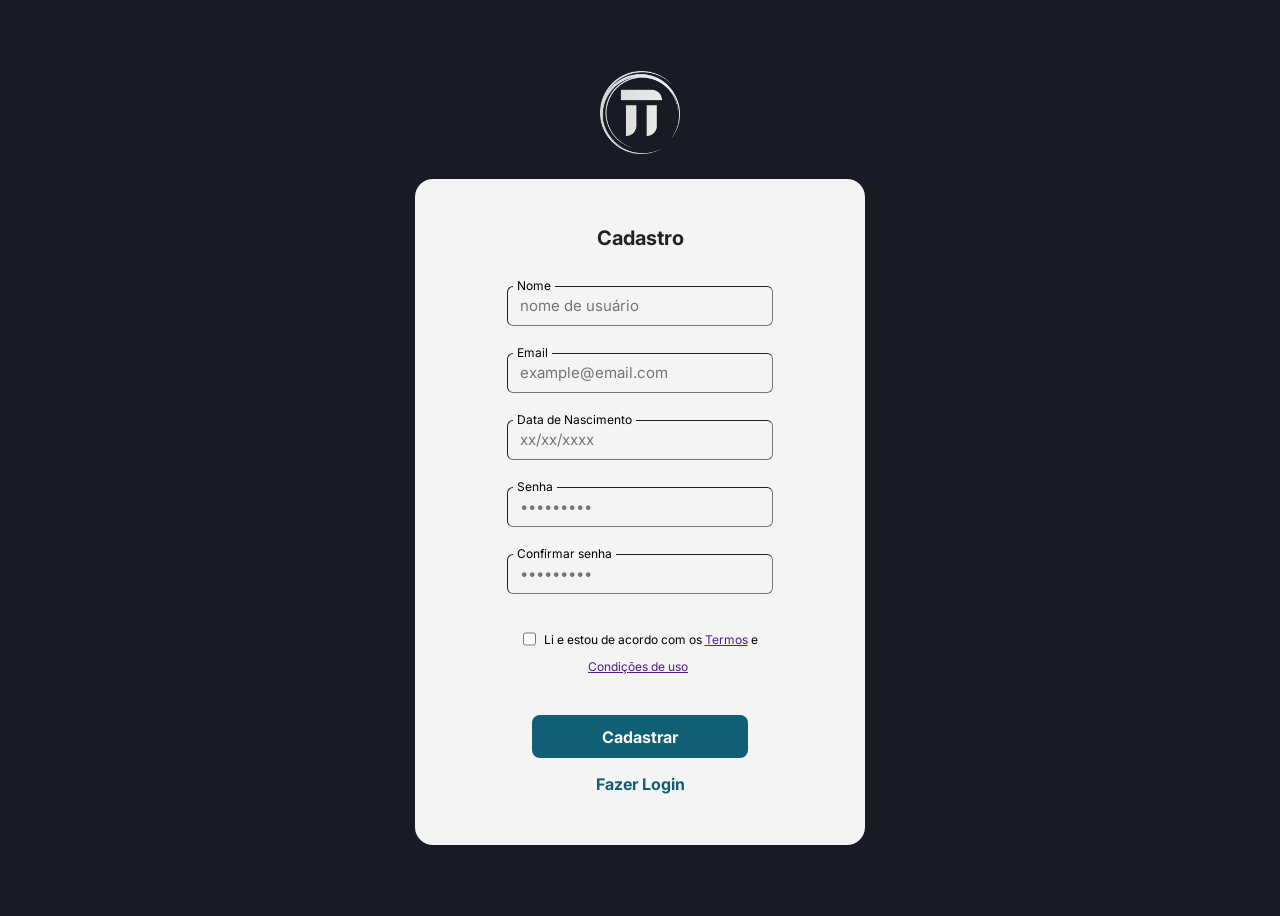
<file: index.html>
<!doctype html>
<html lang="pt-br">
  <head>
    <meta charset="UTF-8" />
    <meta name="viewport" content="width=device-width, initial-scale=1.0"> 

    <link rel="preconnect" href="https://fonts.googleapis.com">
    <link rel="preconnect" href="https://fonts.gstatic.com" crossorigin>
    <link href="https://fonts.googleapis.com/css2?family=Inter:ital,opsz,wght@0,14..32,100..900;1,14..32,100..900&display=swap" rel="stylesheet">

    <link rel="icon"  type="image/png" href="Imagens/ejcmLogo.png"/>

    <title>Cadastro</title>
  
    <link rel="stylesheet" href="index.css">
  </head>

  <body>
    <div class="logo">
      <img src="Imagens/Logo TT.png" alt="Logo do TTwitter"/>
    </div>
    <main class="boxCadastro">
        <div class="textContainer">
          <h1>Cadastro</h1>
          <form class="formulario" action="home.html">
            <div class="nameInput">
              <label for="name"> Nome</label>
              <input type="text" id="name" name="name" placeholder="nome de usuário" required /> <br>
            </div>

            <div class="emailInput">
              <label for="email"> Email</label>
              <input type="email" id="email" name="email" placeholder="example@email.com" required /> <br>
            </div>
            
            <div class="dataNascimentoInput">
              <label for="dataNascimento"> Data de Nascimento</label>
              <input type="text" id="dataNascimento" name="dataNascimento" placeholder="xx/xx/xxxx" required/> <br>
            </div>
            
            <div class="senhaInput">
              <label for="senha"> Senha</label>
              <input type="password" id="senha" name="senha" placeholder="•••••••••" required/> <br>
            </div>
            
            <div class="confirmarSenhaInput">
              <label for="confirmarSenha"> Confirmar senha</label>
              <input type="password" id="confirmarSenha" name="confirmarSenha" placeholder="•••••••••" required/> <br>
            </div>
            
            <div class="termosDeUsoInput">
              <input type="checkbox" id="termosDeUso" name="termosDeUso" required>
              <label for="termosDeUso">Li e estou de acordo com os <a href="">Termos</a> e <a href="">Condições de uso</a></label> <br>
            </div>

            <button class="botaoCadastro">Cadastrar</button>

          </form>
          <a href="login.html" class="botaoLogin">Fazer Login</a>

        </div>
    </main>
  </body>
</html>
</file>
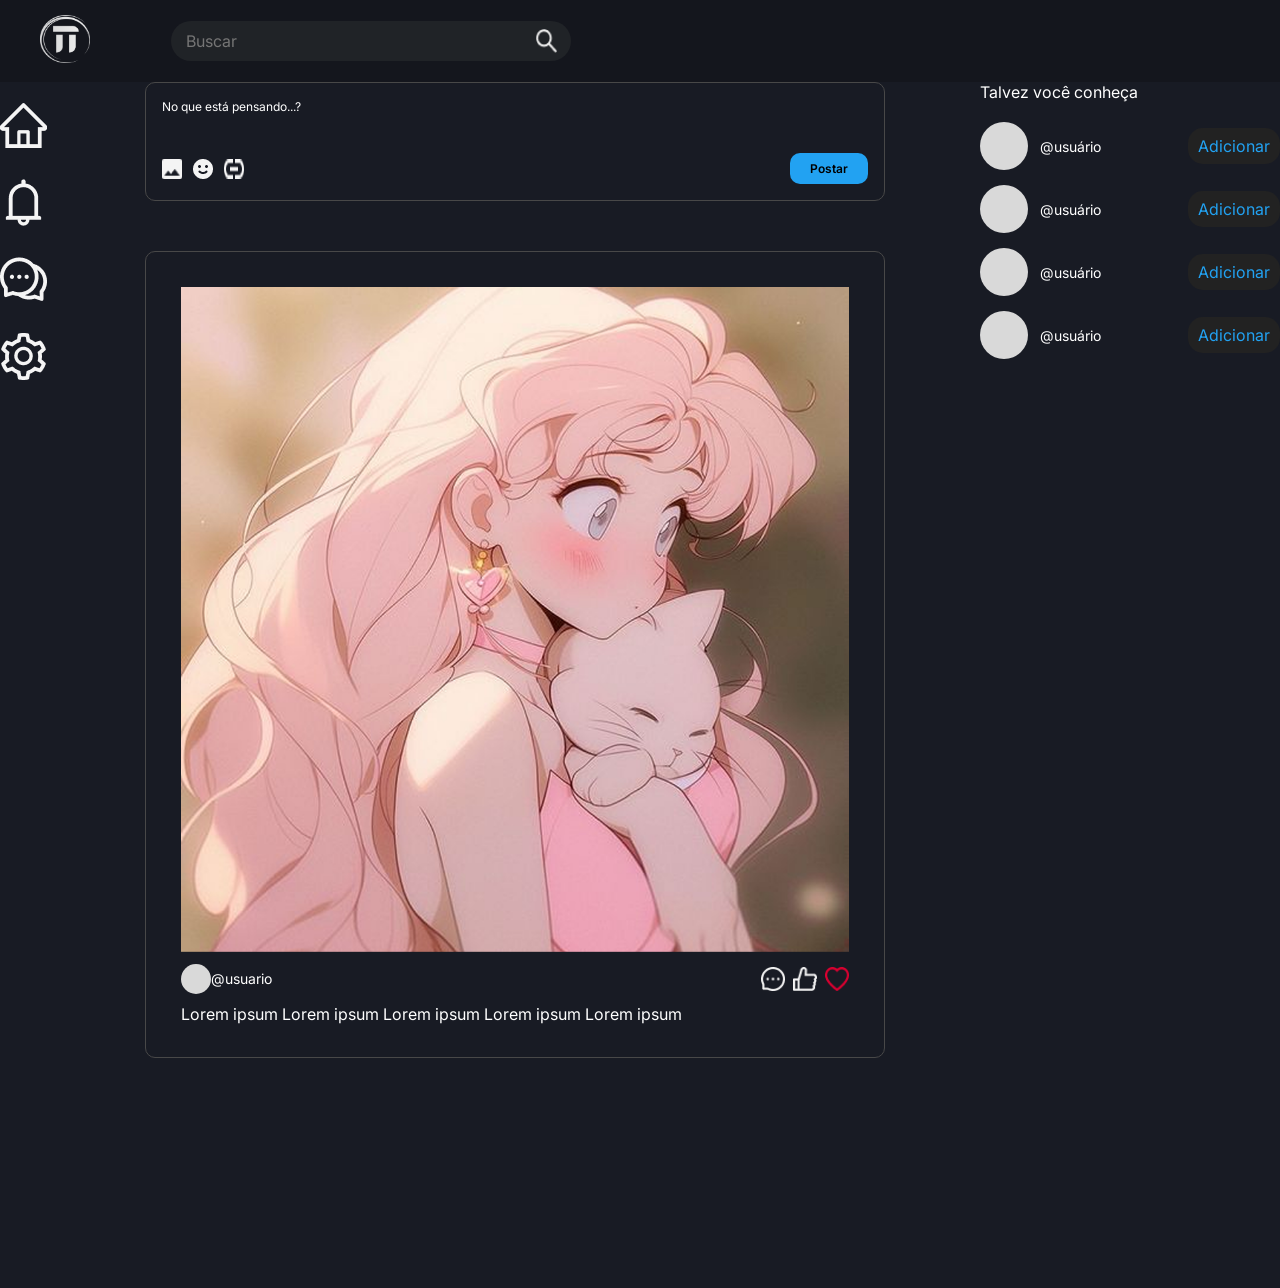
<file: home.html>
<!DOCTYPE html>
<html lang="pt-br">

<head>
    <meta charset="UTF-8">
    <meta name="viewport" content="width=device-width, initial-scale=1.0">

    <link rel="preconnect" href="https://fonts.googleapis.com">
    <link rel="preconnect" href="https://fonts.gstatic.com" crossorigin>
    <link
        href="https://fonts.googleapis.com/css2?family=Inter:ital,opsz,wght@0,14..32,100..900;1,14..32,100..900&display=swap"
        rel="stylesheet">

    <link rel="icon" type="image/png" href="Imagens/ejcmLogo.png" />

    <title>Home</title>

    <link rel="stylesheet" href="home.css">
</head>

<body>
    <header class="header">
        <div class="logo">
            <img src="Imagens/Logo TT.png" alt="Logo do TTwitter">
        </div>

        <div class="barraDeBusca">
            <input id="pesquisa" name="pesquisa" type="search" placeholder="Buscar" aria-label="Barra de busca do TTwiter">
            <img src="Imagens/lupaIcon.png" class="lupaIcon" alt="Icone de pesquisa">
        </div>
    </header>

    <main class="feedContainer">
        <section class="recomendados">
            <h2>Talvez você conheça</h2>

            <ul class="listaPerfis">
                <li class="itemListaPerfil">
                    <div class="fotoPerfil"></div>
                    <p class="nomeUsuario">@usuário</p>
                    <p class="invite">Adicionar</p>
                </li>
                <li class="itemListaPerfil">
                    <div class="fotoPerfil"></div>
                    <p class="nomeUsuario">@usuário</p>
                    <p class="invite">Adicionar</p>
                </li>
                <li class="itemListaPerfil">
                    <div class="fotoPerfil"></div>
                    <p class="nomeUsuario">@usuário</p>
                    <p class="invite">Adicionar</p>
                </li>
                <li class="itemListaPerfil">
                    <div class="fotoPerfil"></div>
                    <p class="nomeUsuario">@usuário</p>
                    <button type="button" class="invite">Adicionar</button>
                </li>
            </ul>
        </section>

        <section class="criarPublicacao">
            <div class="publicacaoContainer">
                <form>
                    <textarea name="textoPublicacao" id="textoPublicacao"
                        placeholder="No que está pensando...?"></textarea>
                    <div class="inferiorPublicacao">
                        <div class="iconesPublicacao">
                            <img src="Imagens/pictureIcon.png" alt="Adicionar imagem">
                            <img src="Imagens/carinhaIcon.png" alt="Adicionar emoji">
                            <img src="Imagens/linkIcon.png" alt="Adicionar link">
                        </div>
                        <button class="botaoPostar">Postar</button>
                    </div>
                </form>
            </div>
        </section>


        <section class="feed">
            <article class="publicacaoImageContainer">
                <div class="imagePostContainer">
                    <img class="imagePost" src="Imagens/imagemPost.png" alt="Post no feed da Home">
                </div>

                <div class="descricaoPost">
                    <div class="descricaoUsuario">
                        <div class="fotoPerfilPequena"></div>
                        <p class="nomeUsuario">@usuario</p>
                    </div>

                    <div class="interacoes">
                        <img src="Imagens/comentarIcon.png" alt="Comentar">
                        <img src="Imagens/likeIcon.png" alt="Curtir">
                        <img src="Imagens/ameiIcon.png" alt="Amar">
                    </div>
                </div>

                <div class="textoPost">
                    <p>Lorem ipsum Lorem ipsum Lorem ipsum Lorem ipsum Lorem ipsum</p>
                </div>
            </article>
        </section>
    </main>

    <nav class="menuNavegacao" aria-label="Navegação Principal">
        <ul class="listaMenu">
            <li>
                <a href="home.html">
                    <img src="Imagens/homeLogo.png" alt="Tela inicial">
                </a>
            </li>
            <li>
                <a href="">
                    <img src="Imagens/notificacoesIcon.png" alt="Ver Notificações">
                </a>
            </li>
            <li>
                <a href="">
                    <img src="Imagens/mensagemIcon.png" alt="Ver Mensagens">
                </a>
            </li>
            <li>
                <a href="">
                    <img src="Imagens/configuracoesIcon.png" alt="Ver Configurações">
                </a>
            </li>
        </ul>
    </nav>
</body>

</html>
</file>
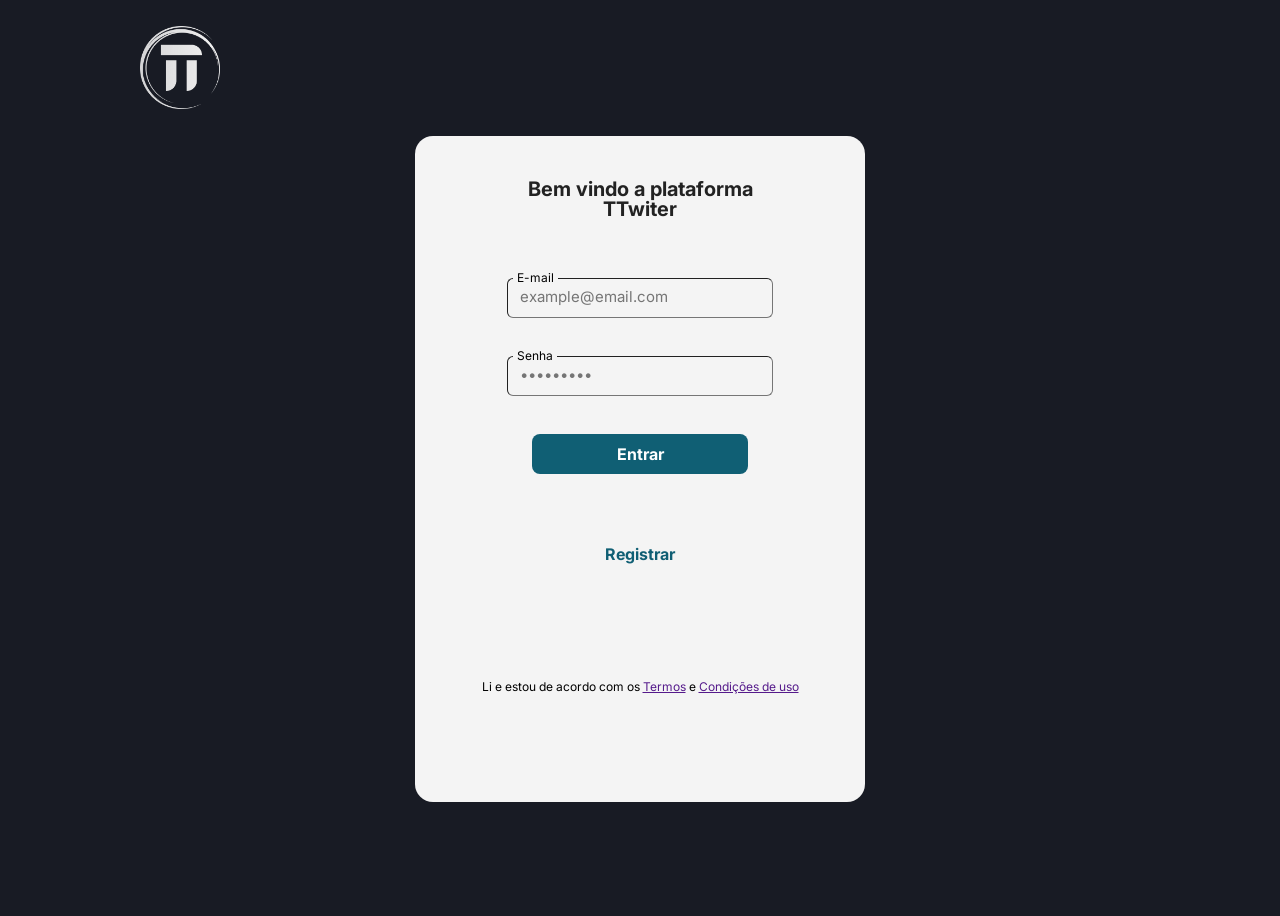
<file: login.html>
<!DOCTYPE html>
<html lang="pt-br">

<head>
    <meta charset="UTF-8">
    <meta name="viewport" content="width=device-width, initial-scale=1.0">

    <link rel="preconnect" href="https://fonts.googleapis.com">
    <link rel="preconnect" href="https://fonts.gstatic.com" crossorigin>
    <link href="https://fonts.googleapis.com/css2?family=Inter:ital,opsz,wght@0,14..32,100..900;1,14..32,100..900&display=swap" rel="stylesheet">

    <link rel="icon" type="image/png" href="Imagens/ejcmLogo.png" />

    <title>Login</title>

    <link rel="stylesheet" href="login.css">
</head>

<body>
    <div class="logo">
        <img src="Imagens/Logo TT.png" alt="Logo do TTwitter" />
    </div>
    <main class="boxLogin">
        <div class="textContainer">
            <h1>Bem vindo a plataforma <br> TTwiter</h1>
            <form class="formulario" action="home.html">
                <div class="emailInput">
                    <label for="email"> E-mail</label>
                    <input type="email" id="email" name="email" placeholder="example@email.com" required /> <br>
                </div>

                <div class="senhaInput">
                    <label for="senha"> Senha</label>
                    <input type="password" id="senha" name="senha" placeholder="•••••••••" required /> <br>
                </div>

                <button type="submit" class="botaoEntrar">Entrar</button>

            </form>
            <a href="index.html" class="botaoRegistrar">Registrar</a>

            <p class="termosDeUso">Li e estou de acordo com os <a href="">Termos</a> e <a href="">Condições de uso</a></p> <br>

        </div>
    </main>
</body>

</html>
</file>
<file: index.css>
body{
    background-color: #181B24;
    display: flex;
    flex-direction: column;
    align-items: center;
    justify-content: center;
    height: 100vh;
    min-height: 100vh;
    gap: 21px;
}

.boxCadastro{
    background-color: #F4F4F4;
    border-radius: 18px;
    width: 90%;
    max-width: 450px;
    height: 78%;
    @media (orientation: landscape) {
        height: 74%;
    };

}

.formulario{
    display: flex;
    flex-direction: column;
    justify-content: center;
    align-items: center;
    background-color: #F4F4F4;
    gap: 27px;
    width: 270px;
    height: 500px;    
    margin-top: 24px;
}

.textContainer{
    font-family: Inter;
    display: flex;
    flex-direction: column;
    justify-content: center;
    align-items: center;
    height: 100%;
    text-align: center;    
}

.botaoCadastro{
    display: flex;
    justify-content: center;
    align-items: center;

    background-color: #105F74;
    color: #FFFFFF;
    
    width: 80%;
    height: 8.5%;
    border-radius: 8px;
    gap: 10px;
    padding-top: 15px;
    padding-right: 20px;
    padding-bottom: 15px;
    padding-left: 20px;
    
    font-family: Inter;
    font-weight: 700;
    font-size: 16px;

    border: none;
}

.textContainer h1{
    color: #222222;
    margin-bottom: 0;
    margin-top: 0;
    font-size: 20px;
    line-height: 100%;
    
}

.botaoLogin{
    color: #105F74;
    font-family: Inter;
    font-weight: bold;
    line-height: 24px;
    text-decoration: none;

}

label {
    position: absolute;
    font-family: Inter;
    font-weight: 400;
    font-size: 12px;
    line-height: 100%;
    z-index: 10;
    background-color: #F4F4F4;
    padding: 4px;
    top: 0px;
    left: 6px;
    transform: translateY(-50%);
}

input{
    width: 250px;
    height: 36px;
    border-radius: 6px;
    border-width: 1px;
    background-color: #F4F4F4;
    padding-left: 12px;
}

input::placeholder{
    font-family: Inter;
    font-weight: 400;
    font-size: 15px;
    line-height: 24px;
    letter-spacing: 0%;

}

.nameInput, .emailInput, .dataNascimentoInput, 
.senhaInput, .confirmarSenhaInput {
    position: relative;
}

input:focus{
    outline: none;
}

.termosDeUsoInput input{
    margin: 0;
    width: auto;
}

.termosDeUsoInput label{
    position: static;
    vertical-align: 1.1em;
}

.logo img{
    width: 80px;

}
</file>
<file: home.css>
/* Versão mobile */

* {
    margin: 0;
    padding: 0;
    box-sizing: border-box;
    font-family: Inter; 
}

body {
    background-color: #181B24;
    display: flex;
    flex-direction: column;
    height: 100vh;
    min-height: 100vh;
    padding-bottom: 80px;
}

/* Header*/

input:focus, textarea:focus {
    outline: none;
}

.header {
    background-color: #14161D; 
    padding: 15px; 
    
    display: flex; 
    justify-content: space-between; 
    align-items: center; 
    
    position: sticky; 
    top: 0;
    z-index: 100; 
}

.logo img {
    height: 48px; 
    width: 50px; 
}

.barraDeBusca {
    position: relative; 
    width: 80%;
    max-width: 400px;
}

input {
    width: 100%;
    background-color: #202327;
    color: white;
    border: none;
    border-radius: 25px; 
    padding: 10px 15px;
    padding-right: 40px; 
    font-size: 16px;
}

.lupaIcon {
    position: absolute; 
    right: 12px; 
    top: 50%; 
    transform: translateY(-50%);
    width: 24px;
}

/* sessão de recomendados*/

.recomendados {
    padding: 20px 20px 10px 20px; 
    width: 100%;
}

.recomendados h2 {
    font-size: 24px; 
    color: #FFFFFF;
    margin-bottom: 12px; 
    font-weight: 400; 
}

.listaPerfis {
    display: flex;
    gap: 20px; 
    list-style: none; 
    overflow-x: auto; 
}

.itemListaPerfil {
    display: flex;
    flex-direction: column; 
    align-items: center; 
    min-width: 60px; 
}

.fotoPerfil {
    width: 50px;
    height: 50px;
    background-color: #D9D9D9; 
    border-radius: 50%; 
    margin-bottom: 9px;
}

.nomeUsuario {
    font-size: 14px;
    color: #FFFFFF;
    font-weight: 400;
}

/* sessão de publicação */

.publicacaoContainer {
    background-color: #181B24;
    border-radius: 10px;   
    padding: 16px;  
    margin-bottom: 20px;       
    border: 1px solid #484848;
    width: 85%;
    
}

.criarPublicacao{
    display: flex;
    justify-content: center;
    align-items: center;
}

.criarPublicacao textarea {
    width: 100%;
    background: transparent;   
    border: none;             
    color: #FFFFFF;          
    font-size: 12px;                      
    font-family: Inter;
    font-weight: 400;
    margin-bottom: 20px;
    resize: none;      
}

.criarPublicacao ::placeholder {
    color: #FFFFFF;
}

.inferiorPublicacao {
    display: flex;
    justify-content: space-between; 
    align-items: center;           
}

.iconesPublicacao {
    display: flex;
    gap: 11px; 
}

.iconesPublicacao img {
    width: 20px;  
    height: 20px;
    cursor: pointer;
}

.iconesPublicacao img:hover {
    opacity: 1; 
}

.botaoPostar {
    background-color: #22A2F2; 
    color: black;
    border: none;
    border-radius: 10px; 
    padding: 8px 20px;
    font-weight: 600;  
    font-size: 12px;
    cursor: pointer;
    transition: background-color 0.2s;
}

.botaoPostar:hover {
    background-color: #1A8CD8; 
}

/* sessão post */

.feed {
    display: flex;
    align-items: center;
    justify-content: center;
}

.publicacaoImageContainer {
    background-color: #181B24;
    border-radius: 10px;   
    padding: 35px;  
    margin-bottom: 20px;       
    border: 1px solid #484848;
    width: 85%;
}

.imagePostContainer {
    width: 100%;
    margin-bottom: 12px;
}

.imagePost {
    width: 100%;       
    height: auto;     
    display: block;    
    object-fit: cover,
}

.descricaoPost {
    display: flex;
    justify-content: space-between;
    align-items: center;
    margin-bottom: 12px; 
}

.descricaoUsuario {
    display: flex;
    align-items: center;
    font-size: 14px;
    font-weight: 400;
}

.fotoPerfilPequena {
    width: 30px;
    height: 30px;
    background-color: #D9D9D9;
    border-radius: 50%;
}

.interacoes {
    display: flex;
    gap: 8px;
}

.interacoes img {
    width: 24px;
    height: 24px;
    cursor: pointer;
}

.textoPost {
    font-size: 16px;
    color: #FFFFFF;
    line-height: 100%;
    font-weight: 400;
}

/* sessão da Nav */

.menuNavegacao {
    background-color: #14161D; 
    
    position: fixed; 
    bottom: 0;    
    left: 0;
    width: 100%;
    height: 60px;  
    
    z-index: 1000;
    
    display: flex;
    justify-content: center;
    align-items: center;
}

.listaMenu {
    list-style: none;
    display: flex;
    justify-content: center;
    width: 100%;
    max-width: 400px; 
    padding: 0;
    gap: 24px;
}

.listaMenu img {
    width: 47px;
    height: 47px;
    display: block;
    transition: transform 0.2s;
}

.listaMenu img:hover {
    transform: translateY(-3px); 
    opacity: 0.8;
}

/* Media query para transformar o mobile em desktop */


@media (min-width: 1024px) {
    body {
        display: grid;
       
        grid-template-columns: 80px 1fr 350px; 
        grid-template-areas: 
            "header header header"
            "nav main main";
            
        max-width: 1280px; 
        margin: 0 auto;   
        padding-bottom: 0; 
    }

    .header {
        grid-area: header;
        position: sticky; 
        justify-content: flex-start;
        gap: 81px;
        padding: 15px 40px;
    }

    .barraDeBusca {
        flex: 1;     
        width: auto;
    }

    .barraDeBusca input{
        width: 100%;
    }

    .menuNavegacao {
        grid-area: nav;
        position: sticky; 
        top: 80px;     
        height: fit-content;
        width: 100%;
        padding-top: 20px;
        background-color: transparent;
    }

    .feedContainer {
        grid-area: main;
        display: grid;
        grid-template-columns: 1fr 300px; 
        gap: 30px;
        align-items: start; 
    }

    .listaMenu {
        flex-direction: column;
        gap: 30px; 
    }

    .recomendados {
        grid-column: 2; 
        grid-row: 1 / 10;
        
        background-color: transparent;
        padding: 0;
    }

    .invite{
        color: #22A2F2;
        font-weight: 400;
        font-size: 16px;
        line-height: 100%;
        background-color: #222222;
        border-radius: 15px;
        padding: 10px;
        border: none;
    }

    .invite:hover {
        opacity: 0.8;
        cursor: pointer;
    }

    .criarPublicacao, .feed {
        grid-column: 1; 
    }

    .recomendados h2 {
        font-size: 16px;
        margin-bottom: 20px;
    }

    .listaPerfis {
        flex-direction: column;
        gap: 15px;
        overflow: visible;
    }

    .itemListaPerfil {
        flex-direction: row; 
        align-items: center;
        width: 100%;
        justify-content: space-between; 
    }

    .fotoPerfil {
        width: 48px;
        height: 48px;
        margin-bottom: 0; 
        margin-right: 12px; 
    }

    .nomeUsuario {
        font-size: 14px;
        margin-right: auto;
    }

}
</file>
<file: login.css>
body{
    background-color: #181B24;
    display: flex;
    flex-direction: column;
    align-items: center;
    justify-content: center;
    height: 100vh;
    min-height: 100vh;
    gap: 21px;
}

.boxLogin{
    background-color: #F4F4F4;
    border-radius: 18px;
    width: 90%;
    max-width: 450px;
    height: 60%;
    @media (orientation: landscape) {
        height: 74%;
    };

}

.formulario{
    display: flex;
    flex-direction: column;
    justify-content: center;
    align-items: center;
    background-color: #F4F4F4;
    gap: 38px;
    width: 270px;
    height: 200px;    
}

.textContainer{
    font-family: Inter;
    display: flex;
    flex-direction: column;
    justify-content: space-around;
    align-items: center;
    height: 100%;
    text-align: center;    
}

.botaoEntrar{
    display: flex;
    justify-content: center;
    align-items: center;

    background-color: #105F74;
    color: #FFFFFF;
    
    width: 80%;
    height: 10%;
    border-radius: 8px;
    gap: 10px;
    padding-top: 20px;
    padding-right: 20px;
    padding-bottom: 20px;
    padding-left: 20px;
    
    font-family: Inter;
    font-weight: 700;
    font-size: 16px;

    border: none;

}

.textContainer h1{
    position: relative;
    top: 10px;
    color: #222222;
    margin-bottom: 0;
    margin-top: 0;
    
    font-size: 20px;
    line-height: 100%;
}

.botaoRegistrar{
    color: #105F74;
    font-family: Inter;
    font-weight: bold;
    line-height: 24px;
    text-decoration: none;

}

label {
    position: absolute;
    font-family: Inter;
    font-weight: 400;
    font-size: 12px;
    line-height: 100%;
    z-index: 10;
    background-color: #F4F4F4;
    padding: 4px;
    top: 0px;
    left: 6px;
    transform: translateY(-50%);
}

input{
    width: 250px;
    height: 36px;
    border-radius: 6px;
    border-width: 1px;
    background-color: #F4F4F4;
    padding-left: 12px;
}

input::placeholder{
    font-family: Inter;
    font-weight: 400;
    font-size: 15px;
    line-height: 24px;
    letter-spacing: 0%;
}

.emailInput, .senhaInput{
    position: relative;
}

input:focus{
    outline: none;
}

.termosDeUso {
    width: 90%;
    position: relative;
    font-size: 12px;
    line-height: 24px;
    vertical-align: middle;
    top: 30px;
}

.logo img{
    position: absolute;
    width: 80px;
    height: 83px;
    top: 26px;
    left: 140px;

}
</file>
